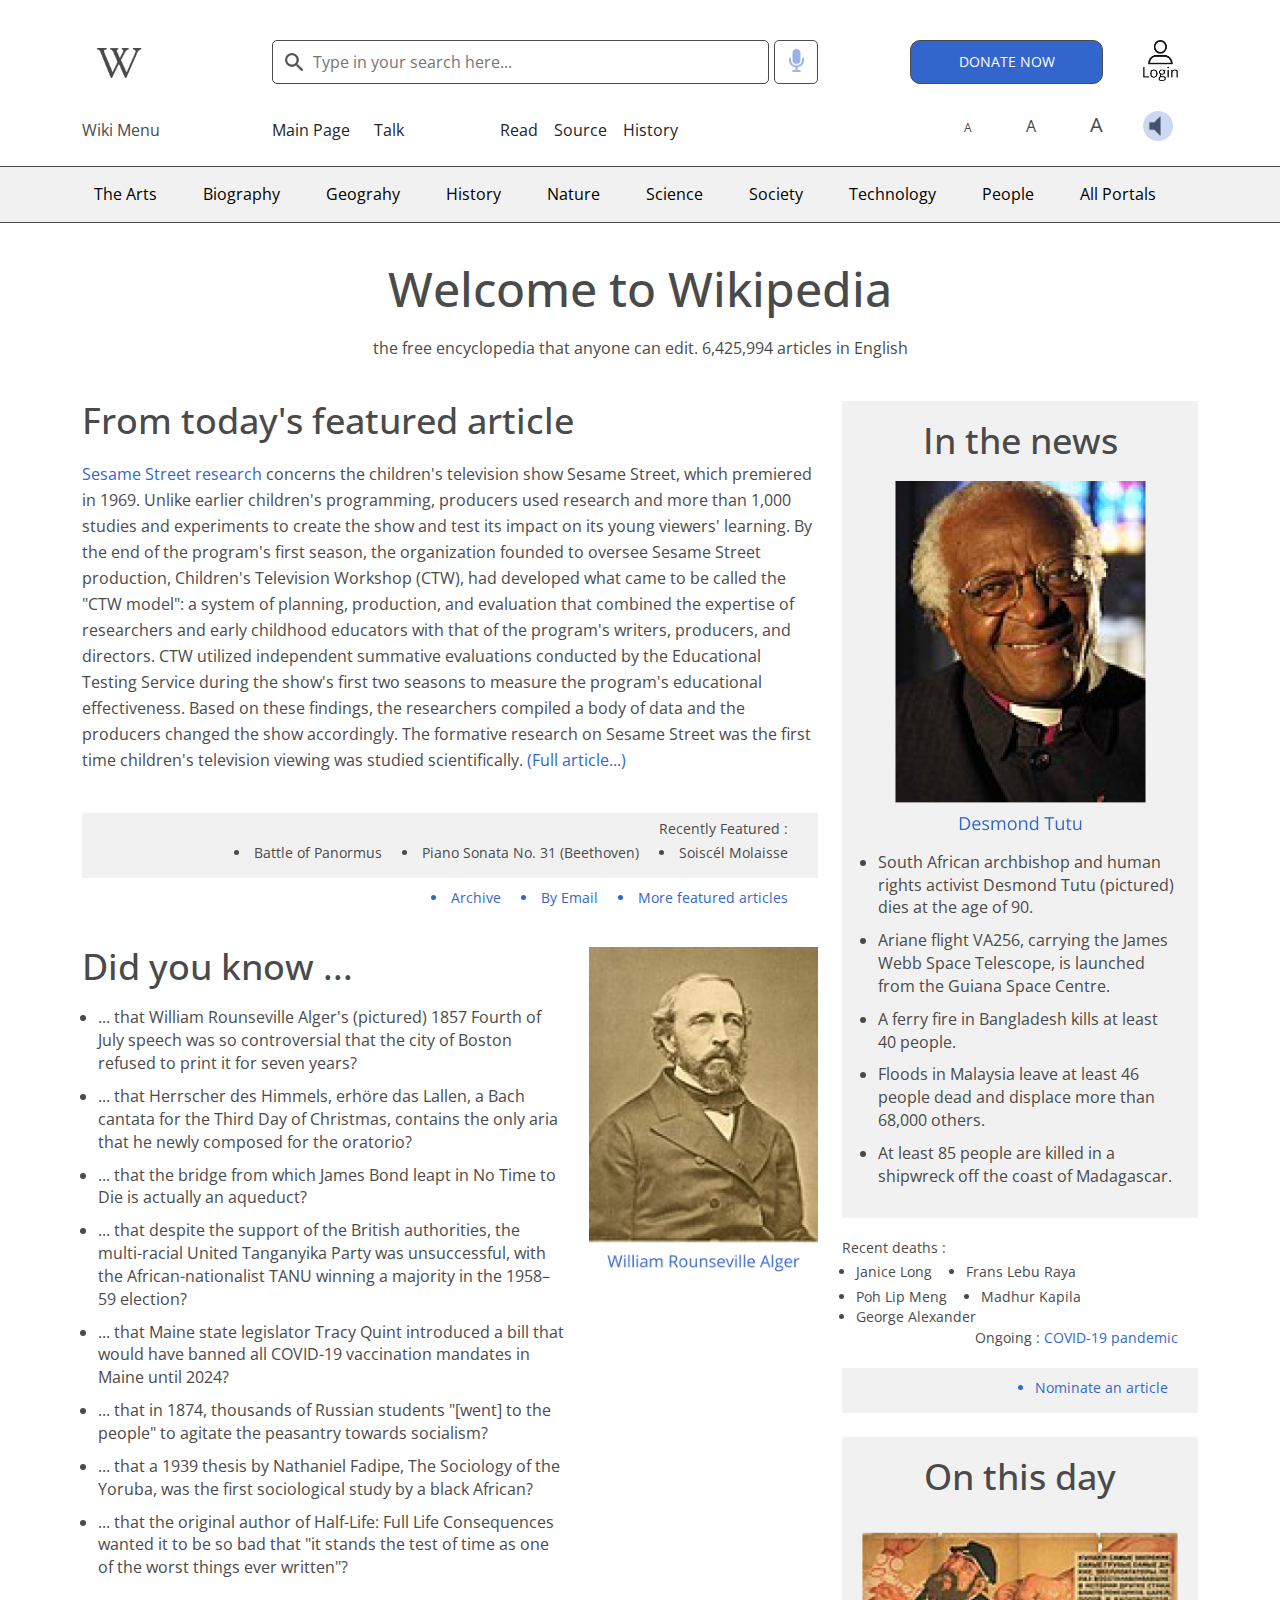
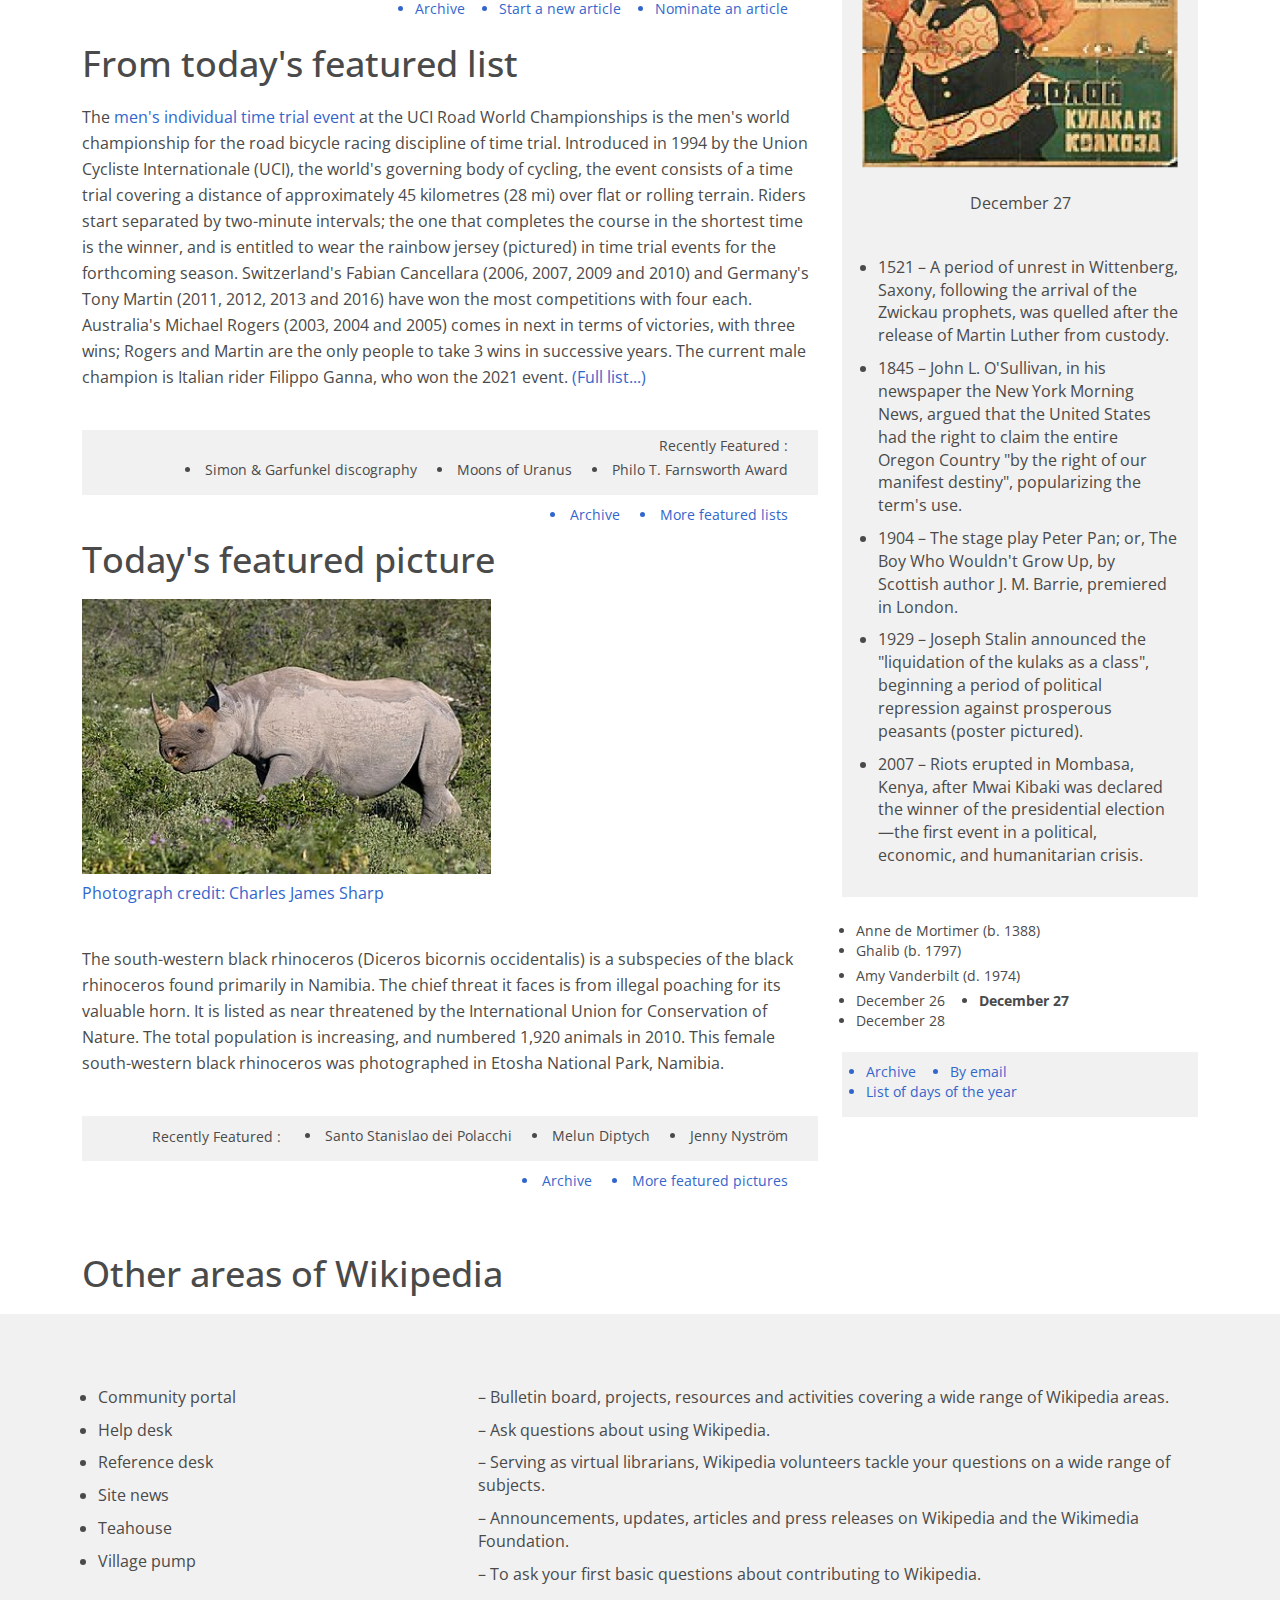
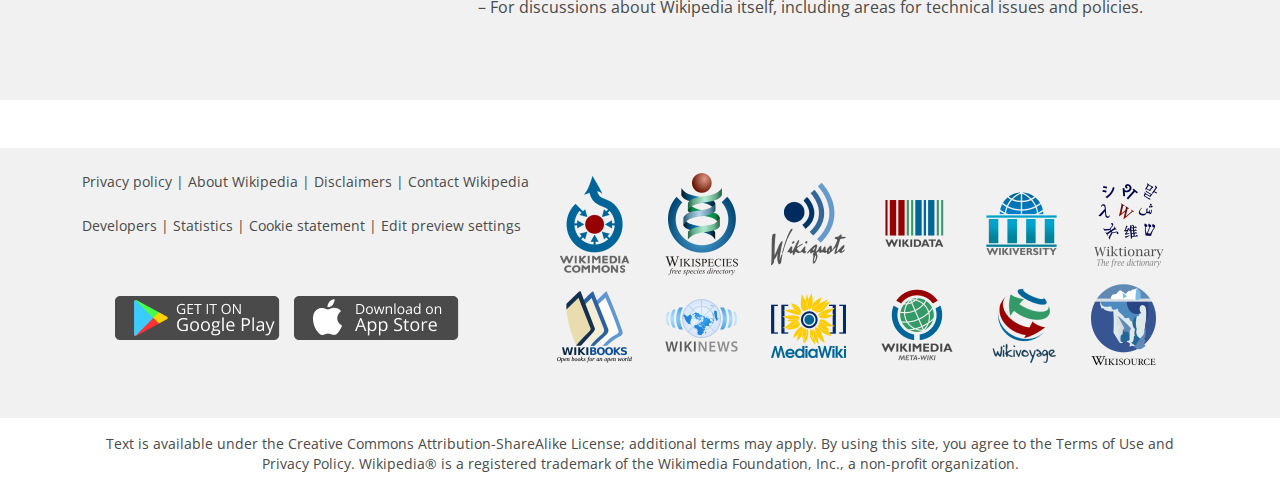
<file: about.html>
<!DOCTYPE html>
<html lang="en">
<head>
	<meta charset="utf-8">
	<meta name="viewport" content="width=device-width, initial-scale=1.0">
	<meta name="description" content="">
	<title>Wikipedia</title>
	<link href="css/bootstrap.min.css" rel="stylesheet">
	<link href="css/style.css" rel="stylesheet">

	<!--[if lt IE 9]>
		<script src="js/html5shiv.js"></script>
		<script src="js/respond.min.js"></script>
	<![endif]-->

		<!-- Custom Fonts -->
		<link rel="preconnect" href="https://fonts.googleapis.com">
		<link rel="preconnect" href="https://fonts.gstatic.com" crossorigin>
		<link href="https://fonts.googleapis.com/css2?family=Open+Sans:wght@400;600&display=swap" rel="stylesheet">
	</head>
	<body>

		<!--============================= HEADER =============================-->
		<header class="home-page-header">
			<div class="container">
				<div class="row">
					<div class="col-2 col-md-2">
						<nav class="navbar navbar-expand-lg navbar-light">
							<a href="index.html" class="d-lg-flex d-md-flex d-sm-block align-items-center mb-3 mb-md-0 me-md-auto text-dark text-decoration-none">
								<img class="main-logo img-fluid" src="images/W-logo.png" alt="logo" width="45" style="margin-left: 15px;">
							</a>

						</nav>
					</div>

					<div class="col-3 col-md-6">
						<div class="search">
							<input type="text" class="searchTerm" placeholder="Type in your search here...">
							<button type="submit" class="searchButton">
								<img class="img-fluid" src="images/voice.png" alt="">
							</button>
						</div>
					</div>

					<div class="col-2 col-md-3">
						<div class="float-end">
							<button class="donate-now-btn">DONATE NOW</button>
						</div>
					</div>

					<div class="col-2 col-md-1">
						<div class=" navbar-collapse justify-content-end" id="">
							<ul>
								<li>
									<a href="#" class="nav-link text-dark pt-0">
										<img class="img-fluid" src="images/login.png" alt="login" width="35">
									</a>
								</li>
							</ul>
						</div>
					</div>
				</div>

				<div class="row mb-3 mt-3">
					<div class="col-2 col-md-2 d-flex">
						<nav class="navbar navbar-expand-lg navbar-light">
							<p>Wiki Menu</p>
						</nav>
					</div>

					<div class="col-3 col-md-6 d-flex">
						<ul class="nav col-12 col-md-auto mb-2 justify-content-center mb-md-0">
							<li><a href="#" class="nav-link ps-0 pl-0 link-dark">Main Page</a></li>
							<li><a href="#" class="nav-link px-2 pe-5 link-dark">Talk</a></li>
							<li><a href="#" class="nav-link px-2 ps-5 link-dark">Read</a></li>
							<li><a href="#" class="nav-link px-2 link-dark">Source</a></li>
							<li><a href="#" class="nav-link px-2 link-dark">History</a></li>
						</ul>
					</div>

					<div class="col-2 col-md-3">
						<div id="common_text_en fontlinks" style="float: right;padding-left: 0px;">
							<a style="text-decoration: none;font-size: 12px;padding-right: 50px;" href="javascript:void(0)" class="decfont">A</a>
							<a style="text-decoration: none;font-size: 16px;padding-right: 50px;" href="javascript:void(0)" class="decfont">A</a>
							<a style="text-decoration: none;font-size: 20px;" href="javascript:void(0)" class="decfont">A</a>
						</div>
					</div>

					<div class="col-2 col-md-1 d-flex">
						<div class=" navbar-collapse justify-content-end" id="">
							<ul>
								<li>
									<a href="#" class="nav-link text-dark py-0">
										<img class="img-fluid" src="images/volume.png" alt="login" width="30">
									</a>
								</li>
							</ul>
						</div>
					</div>
				</div>
			</div>
		</header>

		<!--============================= HEADER  RESPONSIVE=============================-->
		<header class="home-page-header-responsive">
			<div class="container">
				<div class="row">
					<div class="col-2 col-md-2">
						<nav class="navbar navbar-expand-lg navbar-light">
							<a href="index.html" class="d-lg-flex d-md-flex d-sm-block align-items-center mb-3 mb-md-0 me-md-auto text-dark text-decoration-none">
								<img class="main-logo img-fluid" src="images/W-logo.png" alt="logo" width="45" style="margin-left: 15px;">
							</a>

						</nav>
					</div>

					<div class="col-3 col-md-8">
						<div class="search">
							<input type="text" class="searchTerm" placeholder="Type in your search here...">
							<button type="submit" class="searchButton">
								<img class="img-fluid" src="images/voice.png" alt="" width="15">
							</button>
						</div>
					</div>


					<div class="col-2 col-md-1 d-flex">
						<div class=" navbar-collapse justify-content-end" id="">
							<ul>
								<li>
									<a href="#" class="nav-link text-dark px-0">
										<img class="img-fluid" src="images/volume.png" alt="login" width="30">
									</a>
								</li>
							</ul>
						</div>
					</div>

					<div class="col-2 col-md-1">
						<div class=" navbar-collapse justify-content-end" id="">
							<ul>
								<li>
									<a href="#" class="nav-link text-dark px-0">
										<img class="img-fluid" src="images/login.png" alt="login" width="35">
									</a>
								</li>
							</ul>
						</div>
					</div>
				</div>

				<div class="row mb-3 mt-3">
					<div class="col-5 col-md-5">
						<div id="common_text_en fontlinks" style="float: left;padding-left: 0px;">
							<a style="text-decoration: none;font-size: 12px;padding-right: 50px;" href="javascript:void(0)" class="decfont">A</a>
							<a style="text-decoration: none;font-size: 16px;padding-right: 50px;" href="javascript:void(0)" class="decfont">A</a>
							<a style="text-decoration: none;font-size: 20px;" href="javascript:void(0)" class="decfont">A</a>
						</div>
					</div>

					<div class="col-7 col-md-7 float-end">
						<div class="float-end">
							<button class="donate-now-btn float-end">DONATE NOW</button>
						</div>
					</div>


					<div class="col-12 col-md-12 d-flex">
						<ul class="nav col-12 col-md-12 mb-2 justify-content-center mb-md-0 mt-4">
							<li><a href="#" class="nav-link ps-0 link-secondary pl-0 pe-5">Wiki Menu</a></li>

							<li><a href="#" class="nav-link ps-0 link-secondary pl-0">Main Page</a></li>
							<li><a href="#" class="nav-link px-2 link-dark">Talk</a></li>
							<li><a href="#" class="nav-link px-2 pe-5 link-dark">Read</a></li>
							<li><a href="#" class="nav-link px-2 link-dark">Source</a></li>
							<li><a href="#" class="nav-link px-2 link-dark">History</a></li>
						</ul>
					</div>

					<div class="row">
						<div class="col-md-12">
							<nav class="navbar navbar-expand-lg navbar-light bg-gray mt-2 tab-head">
								<div class="d-flex navbar-collapse justify-content-center align-items-center" id="">
									<ul class="navbar-nav">
										<li class="nav-item">
											<a class="nav-link" href="#">The Arts</a>
										</li>
										<li class="nav-item">
											<a class="nav-link" href="#">Biography</a>
										</li>
										<li class="nav-item">
											<a class="nav-link" href="#">Geograhy</a>
										</li>
										<li class="nav-item">
											<a class="nav-link" href="#">History</a>
										</li>
										<li class="nav-item">
											<a class="nav-link" href="#">Nature</a>
										</li>
										<li class="nav-item">
											<a class="nav-link" href="#">Science</a>
										</li>
										<li class="nav-item">
											<a class="nav-link" href="#">All Portals</a>
										</li>
									</ul>
								</div>
							</nav>
						</div>
					</div>

				</div>
			</div>
		</header>

		<!--============================= HEADER  RESPONSIVE MOBILE =============================-->
		<header class="home-page-header-responsive-mob">
			<div class="container">
				<div class="row">
					<div class="col-12">
						<nav class="navbar navbar-expand-lg navbar-light">
							<div class="container-fluid">
								<a class="navbar-brand" href="index.html"><img class="main-logo img-fluid" src="images/W-logo.png" alt="logo" width="45" style="margin-left: 15px;"></a>
								<button class="navbar-toggler" type="button" data-bs-toggle="collapse" data-bs-target="#navbarScroll" aria-controls="navbarScroll" aria-expanded="false" aria-label="Toggle navigation">
									<span class="navbar-toggler-icon"></span>
								</button>
								<div class="collapse navbar-collapse" id="navbarScroll">
									<ul class="navbar-nav me-auto my-2 my-lg-0 navbar-nav-scroll" style="--bs-scroll-height: 100px;">
										<li class="nav-item">
											<a class="nav-link active" aria-current="page" href="#">Home</a>
										</li>
										<li class="nav-item">
											<a class="nav-link" href="#">Link</a>
										</li>
										<li class="nav-item dropdown">
											<a class="nav-link dropdown-toggle" href="#" id="navbarScrollingDropdown" role="button" data-bs-toggle="dropdown" aria-expanded="false">
												Link
											</a>
											<ul class="dropdown-menu" aria-labelledby="navbarScrollingDropdown">
												<li><a class="dropdown-item" href="#">Action</a></li>
												<li><a class="dropdown-item" href="#">Another action</a></li>
												<li><hr class="dropdown-divider"></li>
												<li><a class="dropdown-item" href="#">Something else here</a></li>
											</ul>
										</li>
										<li class="nav-item">
											<a class="nav-link disabled" href="#" tabindex="-1" aria-disabled="true">Link</a>
										</li>
									</ul>
									<form class="d-flex">
										<input class="form-control me-2" type="search" placeholder="Search" aria-label="Search">
										<button class="btn btn-outline-success" type="submit">Search</button>
									</form>
								</div>
							</div>
						</nav>
					</div>
				</div>

				<div class="row mb-3 mt-3">
					
					<div class="col-7 col-md-7 float-end">
						<div class="float-end">
							<button class="donate-now-btn float-end">DONATE NOW</button>
						</div>
					</div>


					<div class="col-12 col-md-12 d-flex bg-gray">
						<ul class="nav col-12 col-md-12 mb-2 justify-content-center mb-md-0 mt-2">
							<li><a href="#" class="nav-link ps-0 link-secondary pl-0">Main Page</a></li>
							<li><a href="#" class="nav-link px-2 link-dark">All Portals</a></li>
							<li style="padding-left: 50px;"><img class="img-fluid float-end" src="images/search.png" alt="login" width="44"></li>
						</ul>
					</div>					
				</div>
			</div>
		</header>

		<header class="bg-gray home-page-header pt-0" style="background: #f1f1f1">
			<div class="container">

				<div class="row">
					<div class="col-md-12">
						<nav class="navbar navbar-expand-lg navbar-light ">
							<button class="navbar-toggler" type="button" data-toggle="collapse" data-target="#navbarSideCollapse" aria-controls="navbarSideCollapse" aria-expanded="true" aria-label="Toggle navigation">
								<span class="navbar-toggler-icon"></span>
							</button>
							<div class="collapse navbar-collapse justify-content-center" id="navbarSideCollapse">
								<ul class="navbar-nav">
									<li class="nav-item">
										<a class="nav-link" href="#">The Arts</a>
									</li>
									<li class="nav-item">
										<a class="nav-link" href="#">Biography</a>
									</li>
									<li class="nav-item">
										<a class="nav-link" href="#">Geograhy</a>
									</li>
									<li class="nav-item">
										<a class="nav-link" href="#">History</a>
									</li>
									<li class="nav-item">
										<a class="nav-link" href="#">Nature</a>
									</li>
									<li class="nav-item">
										<a class="nav-link" href="#">Science</a>
									</li>
									<li class="nav-item">
										<a class="nav-link" href="#">Society</a>
									</li>
									<li class="nav-item">
										<a class="nav-link" href="#">Technology</a>
									</li>
									<li class="nav-item">
										<a class="nav-link" href="#">People</a>
									</li>
									<li class="nav-item">
										<a class="nav-link" href="#">All Portals</a>
									</li>
								</ul>
							</div>
						</nav>
					</div>
				</div>
			</div>
		</header>
		<!--//END HEADER -->


		<section class="blog-section">
			<div class="container">
				<div class="row">
					<div class="col-lg-12">
						<div class="title-section text-center">
							<h1>Welcome to Wikipedia</h1>
							<p>the free encyclopedia that anyone can edit. 6,425,994 articles in English</p>
						</div>
					</div>

					<div class="col-lg-8">
						<div class="blog-box">
							
							<div class="iso-call">
								<div class="item">
									<div class="news-post article-post">
										<h2>From today's featured article</h2>
										<p><span style="color: #3366CC;">Sesame Street research</span> concerns the children's television show Sesame Street, which premiered in 1969. Unlike earlier children's programming, producers used research and more than 1,000 studies and experiments to create the show and test its impact on its young viewers' learning. By the end of the program's first season, the organization founded to oversee Sesame Street production, Children's Television Workshop (CTW), had developed what came to be called the "CTW model": a system of planning, production, and evaluation that combined the expertise of researchers and early childhood educators with that of the program's writers, producers, and directors. CTW utilized independent summative evaluations conducted by the Educational Testing Service during the show's first two seasons to measure the program's educational effectiveness. Based on these findings, the researchers compiled a body of data and the producers changed the show accordingly. The formative research on Sesame Street was the first time children's television viewing was studied scientifically. <a href="#" style="color: #3366CC;">(Full article...)</a></p>
									</div>

									<div class="news-footer">
										<span>Recently Featured :</span>
										<ul>
											<li>Battle of Panormus</li>
											<li>Piano Sonata No. 31 (Beethoven)</li>
											<li>Soiscél Molaisse</li>
										</ul>
									</div>
									<div class="news-footer news-footer2">
										<ul>
											<li><a href="#">Archive</a></li>
											<li><a href="#">By Email</a></li>
											<li><a href="#">More featured articles</a></li>
										</ul>
									</div>
								</div>

								<div class="item mt-4">
									<div class="news-post article-post row">
										<div class="col-lg-8 col-md-8">
											<h2>Did you know ...</h2>
											<ul>
												<li>... that William Rounseville Alger's (pictured) 1857 Fourth of July speech was so controversial that the city of Boston refused to print it for seven years?</li>
												<li>... that Herrscher des Himmels, erhöre das Lallen, a Bach cantata for the Third Day of Christmas, contains the only aria that he newly composed for the oratorio?</li>
												<li>... that the bridge from which James Bond leapt in No Time to Die is actually an aqueduct?</li>
												<li>... that despite the support of the British authorities, the multi-racial United Tanganyika Party was unsuccessful, with the African-nationalist TANU winning a majority in the 1958–59 election?</li>
												<li>... that Maine state legislator Tracy Quint introduced a bill that would have banned all COVID-19 vaccination mandates in Maine until 2024?</li>
												<li>... that in 1874, thousands of Russian students "[went] to the people" to agitate the peasantry towards socialism?</li>
												<li>... that a 1939 thesis by Nathaniel Fadipe, The Sociology of the Yoruba, was the first sociological study by a black African?</li>
												<li>... that the original author of Half-Life: Full Life Consequences wanted it to be so bad that "it stands the test of time as one of the worst things ever written"?</li>
											</ul>
										</div>

										<div class="col-lg-4 col-md-4">
											<div class="image-holder">
												<img class="img-fluid" src="images/william.png" alt="">
											</div>
										</div>
									</div>

									<div class="news-post article-post row">
										<div class="col-lg-12">
											<div class="news-footer news-footer2 float-end">
												<ul>
													<li><a href="#">Archive</a></li>
													<li><a href="#">Start a new article</a></li>
													<li><a href="#">Nominate an article</a></li>
												</ul>
											</div>
										</div>
									</div>
								</div>

								<div class="item">
									<div class="news-post article-post">
										<h2>From today's featured list</h2>
										<p>The<span style="color: #3366CC;"> men's individual time trial event</span> at the UCI Road World Championships is the men's world championship for the road bicycle racing discipline of time trial. Introduced in 1994 by the Union Cycliste Internationale (UCI), the world's governing body of cycling, the event consists of a time trial covering a distance of approximately 45 kilometres (28 mi) over flat or rolling terrain. Riders start separated by two-minute intervals; the one that completes the course in the shortest time is the winner, and is entitled to wear the rainbow jersey (pictured) in time trial events for the forthcoming season. Switzerland's Fabian Cancellara (2006, 2007, 2009 and 2010) and Germany's Tony Martin (2011, 2012, 2013 and 2016) have won the most competitions with four each. Australia's Michael Rogers (2003, 2004 and 2005) comes in next in terms of victories, with three wins; Rogers and Martin are the only people to take 3 wins in successive years. The current male champion is Italian rider Filippo Ganna, who won the 2021 event. <a href="#" style="color: #3366CC;">(Full list...)</a></p>
									</div>

									<div class="news-footer">
										<span>Recently Featured :</span>
										<ul>
											<li>Simon & Garfunkel discography</li>
											<li>Moons of Uranus</li>
											<li>Philo T. Farnsworth Award</li>
										</ul>
									</div>
									<div class="news-footer news-footer2">
										<ul>
											<li><a href="#">Archive</a></li>
											<li><a href="#">More featured lists</a></li>
										</ul>
									</div>
								</div>

								<div class="item mb-5">
									<div class="news-post article-post">
										<h2>Today's featured picture</h2>
										<div class="image-holder">
											<img class="img-fluid" src="images/featured-pic.png">
											<p style="color: #3366CC;">Photograph credit: Charles James Sharp</p>
										</div>
										<p>The south-western black rhinoceros (Diceros bicornis occidentalis) is a subspecies of the black rhinoceros found primarily in Namibia. The chief threat it faces is from illegal poaching for its valuable horn. It is listed as near threatened by the International Union for Conservation of Nature. The total population is increasing, and numbered 1,920 animals in 2010. This female south-western black rhinoceros was photographed in Etosha National Park, Namibia.</p>
									</div>

									<div class="news-footer">
										<span>Recently Featured :</span>
										<ul>
											<li> Santo Stanislao dei Polacchi</li>
											<li>Melun Diptych</li>
											<li>Jenny Nyström</li>
										</ul>
									</div>
									<div class="news-footer news-footer2">
										<ul>
											<li><a href="#">Archive</a></li>
											<li><a href="#">More featured pictures</a></li>
										</ul>
									</div>
								</div>

							</div>

						</div>
					</div>
					<div class="col-lg-4">
						<div class="sidebar">
							<div class="widget social-widget text-center">
								<h2>In the news</h2>
								<div class="image-holder">
									<img class="img-fluid" src="images/desmond.png" alt="">
								</div>

								<ul class="sidebar-ul">
									<li>South African archbishop and human rights activist Desmond Tutu (pictured) dies at the age of 90.</li>
									<li>Ariane flight VA256, carrying the James Webb Space Telescope, is launched from the Guiana Space Centre.</li>
									<li>A ferry fire in Bangladesh kills at least 40 people.</li>
									<li>Floods in Malaysia leave at least 46 people dead and displace more than 68,000 others.</li>
									<li>At least 85 people are killed in a shipwreck off the coast of Madagascar.</li>
								</ul>
							</div>
						</div>

						<div class="sidebar sidebar-2">
							<div class="widget social-widget text-center">
								<div class="news-footer mt-4">
									<span>Recent deaths :</span>
									<ul>
										<li>Janice Long</li>
										<li>Frans Lebu Raya</li>
									</ul>
									<ul>
										<li>Poh Lip Meng</li>
										<li>Madhur Kapila</li>
										<li>George Alexander</li>
									</ul>
								</div>

								<div class="news-footer news-footer2 text-end">
									<span class="text-right">Ongoing : <a style="color: #3366CC;"> COVID-19 pandemic</a></span>
								</div>

								<div class="news-footer text-end bg-gray mt-3" style="background: #F1F1F1;padding: 10px;">
									<ul>
										<li style="color:#3366CC">Nominate an article</li>
									</ul>
								</div>
							</div>
						</div>

						<div class="sidebar mt-4">
							<div class="widget social-widget text-center">
								<h2>On this day</h2>
								<div class="image-holder">
									<img class="img-fluid" src="images/onthis-day.png" alt="">
									<p>December 27</p>
								</div>

								<ul class="sidebar-ul">
									<li>1521 – A period of unrest in Wittenberg, Saxony, following the arrival of the Zwickau prophets, was quelled after the release of Martin Luther from custody.</li>
									<li>1845 – John L. O'Sullivan, in his newspaper the New York Morning News, argued that the United States had the right to claim the entire Oregon Country "by the right of our manifest destiny", popularizing the term's use.</li>
									<li>1904 – The stage play Peter Pan; or, The Boy Who Wouldn't Grow Up, by Scottish author J. M. Barrie, premiered in London.</li>
									<li>1929 – Joseph Stalin announced the "liquidation of the kulaks as a class", beginning a period of political repression against prosperous peasants (poster pictured).</li>
									<li>2007 – Riots erupted in Mombasa, Kenya, after Mwai Kibaki was declared the winner of the presidential election—the first event in a political, economic, and humanitarian crisis.</li>
								</ul>
							</div>
						</div>

						<div class="sidebar sidebar-2">
							<div class="widget social-widget text-center">
								<div class="news-footer mt-4">
									<ul>
										<li>Anne de Mortimer (b. 1388)</li>
										<li>Ghalib (b. 1797)</li>
									</ul>
									<ul >
										<li class="text-center">Amy Vanderbilt (d. 1974)</li>
									</ul>

									<ul >
										<li class="text-center">December 26</li>
										<li class="text-center"><strong>December 27</strong></li>
										<li class="text-center">December 28</li>

									</ul>
								</div>

								

								<div class="news-footer text-end bg-gray mt-3" style="background: #F1F1F1;padding: 10px;">
									<ul>
										<li style="color:#3366CC">Archive</li>
										<li style="color:#3366CC">By email</li>
										<li style="color:#3366CC">List of days of the year</li>
									</ul>
								</div>
							</div>
						</div>

					</div>
				</div>
			</div>
		</section>


		<div class="container blog-section">
			<div class="row">
				<div class="col-lg-12">
					<div class="title-section text-left">
						<h2>Other areas of Wikipedia</h2>
					</div>
				</div>
			</div>
		</div>
		<section class="blog-section bg-gray p-lg-5">
			<div class="container">
				<div class="row">

					<div class="col-lg-4">
						<div class="blog-box">
							<div class="iso-call">
								<div class="item mt-4">
									<div class="news-post article-post">
										<ul>
											<li>Community portal</li>
											<li>Help desk</li>
											<li>Reference desk </li>
											<li>Site news</li>
											<li>Teahouse</li>
											<li>Village pump </li>
										</ul>
									</div>
								</div>
							</div>
						</div>
					</div>

					<div class="col-lg-8">
						<div class="blog-box">
							<div class="iso-call">
								<div class="item mt-4 mb-4">
									<div class="news-post article-post1">
										<ul>
											<li>– Bulletin board, projects, resources and activities covering a wide range of Wikipedia areas.</li>
											<li>– Ask questions about using Wikipedia.</li>
											<li>– Serving as virtual librarians, Wikipedia volunteers tackle your questions on a wide range of subjects.</li>
											<li>– Announcements, updates, articles and press releases on Wikipedia and the Wikimedia Foundation.</li>
											<li>– To ask your first basic questions about contributing to Wikipedia.</li>
											<li>– For discussions about Wikipedia itself, including areas for technical issues and policies.</li>
										</ul>
									</div>
								</div>
							</div>
						</div>
					</div>
				</div>
			</div>
		</section>



		<section class="logo-carousel mt-5 pb-5">
			<div class="container">

				<div class="row">
					<div class="col-lg-5">
						<p class="mt-1">Privacy policy | About Wikipedia | Disclaimers | Contact Wikipedia </p>
						<p class="mt-4">Developers | Statistics | Cookie statement | Edit preview settings</p>

						<ul class="navbar-nav apple-play-about mb-4 d-none d-md-block">
							<li>
								<a href="#"><img class="img-fluid" src="images/google-play.png" alt="logo"></a>
							</li>
							<li>
								<a href="#"><img class="img-fluid" src="images/apple-store.png" alt="logo"></a>
							</li>
						</ul>

						<div class="col-lg-12 col-md-12 col-sm-12 position-relative">
							<div class="mt-4 mb-4 navbar-collapse justify-content-end text-center" id="">
								<ul class="navbar-nav apple-play">
									<li>
										<a href="index.html"><img class="img-fluid" src="images/playstore.png" alt="logo"></a>
									</li>
									<li>
										<a href="index.html"><img class="img-fluid" src="images/apple.png" alt="logo"></a>
									</li>
								</ul>
							</div>
						</div>
					</div>

					<div class="col-lg-7 row">
						<div class="col-2 col-md-2 d-flex align-items-center">
							<img class="img-fluid" src="images/1.png" alt="">
						</div>

						<div class="col-2 col-md-2 d-flex align-items-center">
							<img class="img-fluid" src="images/2.png" alt="">
						</div>

						<div class="col-2 col-md-2 d-flex align-items-center">
							<img class="img-fluid" src="images/3.png" alt="">
						</div>
						<div class="col-2 col-md-2 d-flex align-items-center">
							<img class="img-fluid" src="images/4.png" alt="">
						</div>
						<div class="col-2 col-md-2 d-flex align-items-center">
							<img class="img-fluid" src="images/5.png" alt="">
						</div>
						<div class="col-2 col-md-2 d-flex align-items-center">
							<img class="img-fluid" src="images/6.png" alt="">
						</div>
						<div class="col-2 col-md-2 d-flex align-items-center">
							<img class="img-fluid" src="images/7.png" alt="">
						</div>
						<div class="col-2 col-md-2 d-flex align-items-center">
							<img class="img-fluid" src="images/8.png" alt="">
						</div>
						<div class="col-2 col-md-2 d-flex align-items-center">
							<img class="img-fluid" src="images/9.png" alt="">
						</div>
						<div class="col-2 col-md-2 d-flex align-items-center">
							<img class="img-fluid" src="images/10.png" alt="">
						</div>
						<div class="col-2 col-md-2 d-flex align-items-center">
							<img class="img-fluid" src="images/11.png" alt="">
						</div>
						<div class="col-2 col-md-2 d-flex align-items-center">
							<img class="img-fluid" src="images/12.png" alt="">
						</div>
					</div>

				</div>
			</div>
		</section>

		<footer>
			<div class="container">
				<div class="row">
					<p style="font-size: 14px;" class="mt-3 mb-3 text-center">Text is available under the Creative Commons Attribution-ShareAlike License; additional terms may apply. By using this site, you agree to the Terms of Use and Privacy Policy. Wikipedia® is a registered trademark of the Wikimedia Foundation, Inc., a non-profit organization.</p>
				</div>
			</div>
		</footer>

		<script src="js/jquery-3.2.1.min.js"></script>
		<script src="js/bootstrap.min.js"></script>
	</body>
	</html>
</file>
<file: css/style.css>
.bg-headerhtml, body, div, span, object, iframe, h1, h2, h3, h4, h5, h6,
p, blockquote, pre, a, abbr, address, cite, code, del, dfn, em,
img, ins, kbd, q, samp, small, strong, sub, sup, var, b, i, hr,
dl, dt, dd, ol, ul, li, fieldset, form, label, legend,
table, caption, tbody, tfoot, thead, tr, th, td,
article, aside, canvas, details, figure, figcaption, hgroup,
menu, footer, header, nav, section, summary, time, mark, audio, video,
button, input, textarea {
  margin: 0;
  padding: 0;
  border: 0;
  vertical-align: baseline;
  font-size: 100%;
  font-family: inherit;
}
/* HTML5 display-role reset for older browsers */
article, aside, details, figcaption, figure, 
footer, header, hgroup, menu, nav, section {
	display: block;
}
body {
	line-height: 1;
}
ol, ul {
	list-style: none;
}
blockquote, q {
	quotes: none;
}
blockquote:before, blockquote:after,
q:before, q:after {
	content: '';
	content: none;
}
table {
	border-collapse: collapse;
	border-spacing: 0;
}

body {
	-webkit-text-size-adjust: 100%;
	font-family: 'Open Sans', sans-serif;
	font-size: 16px;
	line-height: 1.42857143;
	position: relative;
	background: #fff;
	color: #4A4A4A;
}
body * {
	box-sizing: border-box;
	line-height: 1.42857143;
}
h1, h2, h3, h4, h5, h6,
h1 *, h2 *, h3 *, h4 *, h5 *, h6 * {
	line-height: 1.1;
}

a {
	text-decoration: none;
	color: inherit;
}
a:hover {
	text-decoration: none;
}
input[type=text],
input[type=submit],
input[type=image],
input[type=password],
input[type=email],
button,
textarea {
    -webkit-appearance: none;
}
textarea,
button,
input[type=password],
input[type=email],
input[type=submit],
input[type=text] {
	font-family: 'Open Sans', sans-serif;
}
a:focus {
	text-decoration: none;
}
textarea:focus,
button:focus,
a:focus,
input:focus {
	outline: none;
}

.btn,
.btn-lg,
.input-lg {
	border-radius: 3px
}
.form-control {
	border-radius: 3px;
	-webkit-box-shadow: none;
	box-shadow: none
}
.input-lg {
	height: 55px
}
.btn-lg,
.btn-group-lg>.btn {
	padding: 13px 28px
}
.form-control:focus {
	border-color: #afbdc8;
	outline: 0;
	-webkit-box-shadow: none;
	box-shadow: none
}

.highlight {
	background: #f4f4f4;
	margin-top: 40px
}

/* HEADER */
header {
	background: #F1F1F1;
	min-height: 100px;
	position: relative;
	z-index: 99;
	top: 0;
	transition: top 0.2s ease-in-out;
	width: 100%;
	display: flex;
	align-items: center;
}
.nav-up {
	top: -80px;
}
.bg-header {
	padding: 17px 0;
	background: #fff;
}
.navbar-brand img{
	max-width: 45px;
	margin-right: 20px;
}
.navbar-nav .nav-link, .navbar-light .navbar-nav .nav-link {
	font-size: 16px;
	font-weight: normal;
	color: #000;
}
.navbar-nav .nav-link, .navbar-light .navbar-nav .nav-link.active {
	font-weight: 600;
}
.logo-text-mobile {
	display: none;
}

@media (max-width:  768px) {
	.navbar-nav .nav-item, .logo-text{
		display: none;
	}
	.logo-text-mobile {
		display: block;
	}
}
.masthead .featues-single h5,
.masthead .features-lead {
	color: #fff
}

.section {
	padding-bottom: 90px;
	padding-top: 90px;
	position: relative;
	background-color: #fff;
}

/*.section-title {
	text-align: center
}*/
.section-title h3 {
	font-weight: bold;
}
.section-title h2 {
	color: #202020;
	margin-bottom: 18px
}
.section-title h4 {
	color: #494949;
	font-weight: 400;
	font-size: 18px;
	margin-top: 0
}
.section-title p {
	font-size: 15px;
	color: #777777;
	line-height: 24px;
	margin: 20px 0;
} 

.section-title .tag-title {
	font-size: 12px;
	margin-top: 5px;
}

.title-subtitle {
	max-width: 760px;
}

.logo-text {
	padding-left: 20px;
}
.navbar-nav {
	align-items: center;
}
.nav-item {
	padding-right: 30px;
}
.nav-login {
	padding-left: 30px;
}
.lang input[type=radio] {
	background: #F1F1F1;
	border: 2px solid #F1F1F1;
	font-size: 14px;
	-webkit-appearance: none;
    -moz-appearance: none;
    width: 16px;
    height: 16px;
    border-radius: 50%;
    top: 3px;
    padding: 5px;
    position: relative;
}
.lang label {
	font-size: 14px;
	padding: 0 8px;
}
.language-btn {
	margin-top: 40px;
	margin-left: 12%;
	margin-right: auto;
}

.intro {
	padding-top: 50px;
	padding-bottom: 50px;
}
.intro .head {
	font-family: 'Open Sans', sans-serif;
	font-size: 60px;
	font-weight: 600;
	padding-bottom: 20px;
}
.intro .sub-head {
	font-size: 22px;
	line-height: 28px;
	font-weight: 300;
	padding: 10px 0;
	color: #494949;
}
.intro .wiki-content-area {
	border-top-left-radius: 0px;
	border-top-right-radius: 150px;
	border-bottom-right-radius: 150px;
	max-height: 250px;
	padding: 20px 40px;
	margin-top: 37px;
}

.intro .wikipedia-globe {
	position: relative;
}
.intro .wikipedia-globe:after {
	position: absolute;
	content: '';
  background: #f1f1f1;
  width: 170px;
  height: 250px;
  right: -60px;
  top: 37px;
  z-index: -1;
}
.wiki-content-responsive {
	display: none;
}

.circle-shadow {
	width: 185px;
	height: 185px;
	border: 4px solid #1c3e81;
	background: #3366CC;
	border-radius: 100px;
	color: #fff;
	font-size: 30px;
	-webkit-box-shadow:inset 0px 0px 40px rgba(3, 3, 3, 0.2);
	box-shadow:inset 0px 0px 40px rgba(3, 3, 3, 0.2);
	display: flex;
	align-items: center;
	justify-content: center;
}

.search-area {
	margin-top: 150px;
}
.search-area-responsive {
	display: none;
}

.search {
  width: 100%;
  position: relative;
  display: flex;
  right: 0px;
  bottom: 0px;
}
.search:before {
	position: absolute;
	content: '';
	background: url(../images/search.png);
	background-size: 25px;
	background-repeat: no-repeat;
	text-indent: 30px;
	width: 25px;
	height: 30px;
	top: 10px;
	left: 10px;
}

.search input {
	text-indent: 30px;
}

.searchTerm {
  width: 100%;
  border-bottom: 2px solid #4A4A4A;
  border-right: none;
  padding: 20px 10px;
  height: 20px;
  border-radius: 0px;
  outline: none;
  color: #9DBFAF;
  background: transparent url(data:image/svg+xml,%3Csvg xmlns='http://www.w3.org/2000/svg' width='16' height='16' class='bi bi-search' viewBox='0 0 16 16'%3E%3Cpath d='M11.742 10.344a6.5 6.5 0 1 0-1.397 1.398h-.001c.03.04.062.078.098.115l3.85 3.85a1 1 0 0 0 1.415-1.414l-3.85-3.85a1.007 1.007 0 0 0-.115-.1zM12 6.5a5.5 5.5 0 1 1-11 0 5.5 5.5 0 0 1 11 0z'%3E%3C/path%3E%3C/svg%3E) no-repeat 13px center;
}

.searchTerm:focus{
  color: #3366CC;
}

.searchButton {
  width: 20px;
  height: 46px;
  background: transparent;
  text-align: center;
  color: #fff;
  border-radius: 0 5px 5px 0;
  cursor: pointer;
  font-size: 20px;
  position: absolute;
  right: 0;
  top: -10px;
}

.apple-play {
	display: none;
}

.logo-carousel {
	background: #F1F1F1;
	padding: 20px;
}
.logo-carousel p {
	font-size: 14px;
}
.home-page-header {
	/*border-top: 1px solid #4A4A4A;*/
	border-bottom: 1px solid #4A4A4A;
}
.home-page-header, .home-page-header-responsive, .home-page-header-responsive-mob {
	padding-top: 40px;
	background: #fff;
	min-height: auto;
}
.home-page-header-responsive, .home-page-header-responsive-mob {
	display: none;
}
.tab-head {
	border-top: 1px solid #4A4A4A;
	border-bottom: 1px solid #4A4A4A;
}

.home-page-header .search input, .home-page-header-responsive .search input{
	background: transparent;
	border-radius: 5px;
	border: 1px solid #4A4A4A;
	height: 44px;
	width: 91%;
}

.home-page-header .searchButton, .home-page-header-responsive .searchButton{
	right: 0px;
	top: 0px;
	border-radius: 5px;
	border: 1px solid #4A4A4A;
	width: 44px;
	height: 44px;
}
.home-page-header .searchButton img {
	width: 15px;
	margin-top: 5px;
}
.donate-now-btn {
	background: #F1F1F1;s
	float: none !important;
	display: block;
	width: 193px;
	height: 44px;
	border-radius: 10px;
	font-size: 14px;
	text-align: center;
	border: 1px solid #4A4A4A;
	background: #3366CC;
	color: #ffffff;
	margin: 0 auto;
}


.overlay {
  position: fixed;
  top: 0;
  bottom: 0;
  left: 0;
  right: 0;
  background: rgba(0, 0, 0, 0.7);
  transition: opacity 500ms;
  visibility: hidden;
  opacity: 0;
  z-index: 999;
}
.overlay:target {
  visibility: visible;
  opacity: 1;
}

.popup {
  margin: 50px auto;
  padding: 0px;
  background: #fff;
  border-radius: 5px;
  width: 80%;
  max-width: 1200px;
  position: relative;
  transition: all 5s ease-in-out;
}

.popup h2 {
  margin-top: 0;
  color: #333;
  font-family: Tahoma, Arial, sans-serif;
}
.popup .close {
  position: absolute;
  top: 20px;
  right: 30px;
  transition: all 200ms;
  font-size: 30px;
  font-weight: bold;
  text-decoration: none;
  color: #333;
}
.popup .close:hover {
  color: #06D85F;
}
.popup .content {
  max-height: 30%;
  overflow: auto;
}

@media screen and (max-width: 700px){
  .box{
    width: 70%;
  }
  .popup{
    width: 70%;
  }
}

.blog-section h1 {
	font-size: 48px;
	margin-top: 40px;
	margin-bottom: 20px;
}
.blog-section p {
	margin-bottom: 40px;
	line-height: 26px;
}

.blog-section h2 {
	font-size: 36px;
	margin-bottom: 20px;
}
.news-footer {
	display: block;
	background: #F1F1F1;
	padding: 10px;
	font-size: 14px;
	text-align: right;
}
.news-footer2 {
	background: transparent;
}
.news-footer span {
	position: relative;
	padding-right: 20px;
	top: -4px;
}
.news-footer ul {
	display: inline-block;

}
.news-footer ul li {
	list-style: disc;
	list-style-position: inside;
	float: left;
	padding-right: 20px;
}
.news-footer ul li a {
	color: #3366CC;
}
.news-footer2 {
	width: 100%;
	text-align: right;
}
.news-footer2 ul li {
	color: #3366CC;
}

.news-post ul li {
	list-style: disc;
	list-style-position: outside;
	padding-bottom: 10px;
	margin-left: 1em;
}
.article-post1 ul li {
	list-style: none;
}

.sidebar {
	background: #F1F1F1;
	padding: 20px;
}
.sidebar ul li {
	list-style: disc;
	list-style-position: outside;
	padding-bottom: 0px;
	margin-left: 1em;
	text-align: left;
}
.sidebar .news-footer {
	text-align: left;
}
.sidebar .news-footer ul li {
	font-size: 14px;
}
.sidebar-2 , .sidebar-2 .news-footer{
	background: #fff;
	padding: 0;
}
ul.sidebar-ul li {
	padding-bottom: 10px;
}
ul.apple-play-about, ul.apple-play-about li {
	display: inline-block;
	text-align: center;
	margin-left: 10px;
	margin-top: 30px;
	/*display: flex;*/
	align-items: center;
	justify-content: center;
	flex-direction: initial;
	max-width: 380px;
}


@media (max-width: 1200px) {
	.intro .wiki-content-area {
		max-height: none;
	}
	.bg-gray-1200 {
		background: #F1F1F1;
		padding: 20px;
	}
	.intro .wiki-content-area {
		margin-top: 0px;
		border-top-right-radius: 50px;
		border-bottom-right-radius: 50px;
	}
	.search-area-responsive {
		display: block;
		padding-top: 40px;
		padding-bottom: 40px;
	}
	.search-area {
		display: none;
	}
	.circle-shadow {
		margin-top: 50% !important;
	}
	.wiki-content {
		margin-top: 15%;
	}
}

@media (max-width: 991px) {
	.navbar-collapse {
		flex-basis: auto;
	}
	.navbar-nav {
		display: inline-block;
	}
	.apple-play {
		display: none;
	}
	.navbar-nav li {
		float: left;
		margin: 0 10px 0 0;
	}
	.nav-item {
		padding-right: 0px;
	}
	.navbar-nav .nav-item img {
		max-width: 120px;
		margin-top: 20px;
	}
	.intro .wiki-content-area {
    padding: 0px 20px;
		border-top-right-radius: 0px;
		border-bottom-right-radius: 50px;
		border-bottom-left-radius: 0px;
		border-top-right-radius: 50px;
	}
	.wiki-content {
    margin-top: 5%;
	}
	.circle-shadow {
    width: 140px;
    height: 140px;
    font-size: 18px;
  }
  .home-page-header {
		display: none;
	}
	.home-page-header-responsive {
		display: block;
	}


}

@media (max-width: 768px) {
	header {
		min-height: auto;
	}
	header .nav-login img {
		max-width: 40px;
	}
	.main-logo {
		max-width: 60px;
    margin-left: 20px;
	}
	.intro .wikipedia-globe:after {
		display: none;
	}
	.circle-shadow {
		float: none !important;
		display: block;
		width: 180px;
		height: 40px;
		border-radius: 10px;
		font-size: 18px;
		text-align: center;
		border: 1px solid #4A4A4A;
		background: #F1F1F1;
		color: #4A4A4A;
		margin: 0 auto;
	}
	.intro .wiki-content-area {
		padding-bottom: 40px;
		border-top-right-radius: 0px;
		border-bottom-right-radius: 0px;
		border-bottom-left-radius: 0px;
		border-top-right-radius: 0px;
	}
	.circle-shadow {
    margin-top: 0% !important;
	}
	.lang-radio {
		display: none;
	}
	.language-btn {
		margin-top: 0px;
		margin-left: 0px;
	}
	.decfont {
		padding-right: 5px !important;
	}
	.wiki-content {
		display: none;
	}
	.wiki-content-responsive {
		display: block;
	}
	.apple-play {
		display: inline-block;
	}
	.sidebar {
		display: none;
	}
	.news-footer {
		text-align: left;
	}
	.home-page-header {
		display: none;
	}
	.home-page-header-responsive, .donate-now-btn {
		display: none;
	}
	.home-page-header-responsive-mob {
		display: block;
	}
}

@media (max-width: 640px) {
	.home-page-header .search, .donate-now-btn {
		display: none;
	}

	.bg-gray-1200, .intro .wiki-content-area {
		background: #fff;
	}
	.search-area-responsive{
		padding-bottom: 0px;
	}
	.blog-section h1 {
		font-size: 25px;
	}
	.blog-section h2 {
		font-size: 20px;
		text-align: center;
	}
	.home-page-header-responsive-mob {
		padding-top: 20px;
	}

}
</file>
